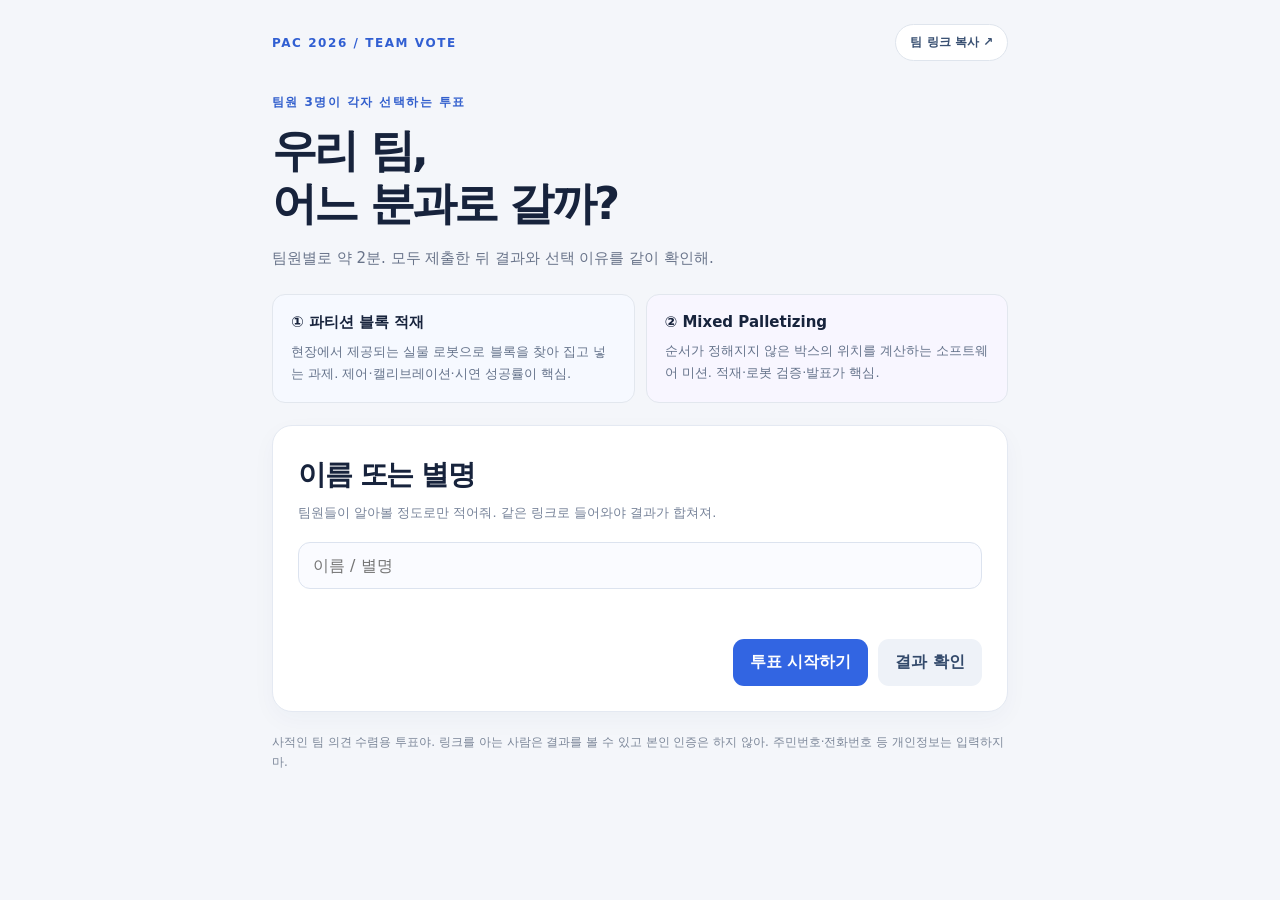
<file: pac-vote/index.html>
<!doctype html>
<html lang="ko">
<head>
<meta charset="utf-8"><meta name="viewport" content="width=device-width, initial-scale=1, viewport-fit=cover">
<meta name="theme-color" content="#f4f6fa"><meta name="description" content="PAC 2026 팀원 3명 분과 선택 투표">
<title>PAC 2026 · 팀 분과 투표</title>
<style>
:root{font-family:system-ui,-apple-system,"Noto Sans KR",sans-serif;color:#17233c;background:#f4f6fa}*{box-sizing:border-box}body{margin:0}button,input,textarea{font:inherit}button{cursor:pointer}button:disabled{opacity:.45;cursor:not-allowed}
main{max-width:770px;margin:auto;padding:24px 17px 80px}.bar{display:flex;justify-content:space-between;gap:10px;align-items:center;margin:0 0 33px}.brand{font-size:12px;font-weight:900;letter-spacing:.13em;color:#315fd2}.share{background:#fff;border:1px solid #dfe5ed;border-radius:999px;padding:9px 14px;color:#395072;font-size:12px;font-weight:700}
.eyebrow{font-size:12px;letter-spacing:.12em;font-weight:900;color:#325fcd}.hero{font-size:clamp(29px,6vw,45px);letter-spacing:-.06em;line-height:1.18;margin:13px 0;font-weight:850}.sub{line-height:1.8;font-size:15px;color:#69748a}.panel{background:white;border:1px solid #e4e9f2;border-radius:20px;padding:25px;box-shadow:0 8px 24px rgba(40,65,100,.035)}h2{font-size:clamp(21px,4.4vw,28px);letter-spacing:-.05em;margin:4px 0 8px;line-height:1.4}.help{font-size:13px;line-height:1.65;color:#778399;margin:6px 0 18px}.twocol{display:grid;grid-template-columns:1fr 1fr;gap:11px;margin:22px 0}.info{padding:18px;border-radius:13px;border:1px solid #e2e7ee;background:#f6f9ff}.info.other{background:#f8f6ff}.info strong{display:block;font-size:15px;margin-bottom:9px}.info p{font-size:13px;color:#65738b;line-height:1.65;margin:0}
.input{width:100%;background:#fafbff;color:#16243f;border:1.5px solid #dce3ef;border-radius:12px;padding:13px 14px;outline:none}.input:focus{border-color:#3867d6}textarea{min-height:100px;resize:vertical}.choices{display:grid;gap:9px;margin:20px 0}.choice{width:100%;display:flex;align-items:center;gap:12px;text-align:left;padding:15px 13px;border-radius:12px;border:1.5px solid #e0e6ef;background:#fbfcff;color:#263954;line-height:1.55}.choice[aria-pressed="true"]{border-color:#3467e8;background:#eff4ff;color:#164bbd;font-weight:700}.dot{width:23px;height:23px;flex:none;border:1px solid #d4dbe6;background:#fff;border-radius:50%;display:grid;place-items:center;font-size:12px;color:transparent}.choice[aria-pressed="true"] .dot{background:#3265e2;border-color:#3265e2;color:white}
.nav{display:flex;gap:10px;flex-wrap:wrap;align-items:center;margin-top:22px}.btn{border:0;border-radius:11px;background:#3265e2;color:#fff;font-weight:800;padding:13px 17px}.btn.ghost{background:#eef2f8;color:#334a6b}.btn.primary{margin-left:auto}.btn:focus-visible,.choice:focus-visible,.share:focus-visible{outline:3px solid #b3c7fb;outline-offset:2px}
.progress{height:5px;border-radius:99px;background:#e7edf7;margin:15px 0 25px;overflow:hidden}.progress span{height:100%;display:block;background:#3265e2;transition:width .2s}.step{font-size:13px;color:#748095;text-align:right}.error{color:#a72338;font-size:13px;line-height:1.6;min-height:15px}.stats{display:grid;grid-template-columns:repeat(3,1fr);gap:9px;margin:20px 0}.stats div{background:#f2f5fc;border-radius:12px;padding:17px 7px;text-align:center}.stats strong{font-size:28px;color:#2f60d9;display:block}.stats small{font-size:11px;color:#64748e;line-height:1.5}.person{padding:17px 0;border-bottom:1px solid #e7ecf4}.person:last-of-type{border:0}.person h3{font-size:16px;margin:0 0 6px}.person p{font-size:13px;color:#4e5c75;line-height:1.7;overflow-wrap:anywhere}.tag{display:inline-block;background:#eef3ff;border-radius:20px;font-size:11px;color:#2e5bc7;padding:4px 8px}.fine{font-size:12px;color:#7c8799;line-height:1.7;margin-top:20px}
@media(max-width:520px){main{padding:20px 14px 60px}.bar{margin-bottom:26px}.panel{padding:19px 16px}.twocol{grid-template-columns:1fr}.hero{font-size:34px}.share{max-width:145px}}
</style>
</head><body><main><header class="bar"><span class="brand">PAC 2026 / TEAM VOTE</span><button type="button" id="share" class="share">팀 링크 복사 ↗</button></header><div id="app" aria-live="polite"></div></main>
<script>
"use strict";
const API_URL="https://eicwcohfrvhwimwevzkd.supabase.co/rest/v1/rpc/pac_2026_vote",API_KEY="sb_publishable_-9Cf0yVjLWf88pcvAqQ-EQ_YN9v3Obz";
const questions=[
{title:"이번 대회에서 가장 하고 싶은 경험은?",options:["실물 로봇을 직접 연결하고 제어하기","알고리즘·시뮬레이션·웹 개발하기","둘 다 비슷하게 관심 있음"]},
{title:"대회 후 어떤 결과물을 남기고 싶어?",options:["실제 로봇 미션 성공 경험과 영상","계속 개발할 수 있는 소프트웨어","둘 다 상관없음"]},
{title:"어떤 어려움이 더 감당할 만해?",options:["현장에서 처음 받은 로봇을 연결·보정하기","사전에 소프트웨어를 개발하고 발표로 입증하기","둘 다 괜찮음"]},
{title:"어느 쪽 준비에 시간을 더 쓸 수 있어?",options:["분과① 로봇 제어 준비 + 현장 실물 작업","분과② 알고리즘·시뮬레이션 + 발표","두 과제 모두 비슷함","어느 쪽이든 시간이 부족할 것 같음"]},
{title:"내가 맡고 싶은 역할은?",multi:true,options:["로봇 제어·카메라·좌표 보정","적재 알고리즘·최적화","물리 시뮬레이션·3D 개발","웹사이트·UI 개발","실험·테스트·오류 분석","자료조사·발표·PPT","팀 상황에 맞춰 조정 가능"]},
{title:"가장 걱정되는 부분은?",multi:true,max:2,options:["분과① 현장 로봇 연결·동작 실패","분과② 개발·시뮬레이션 미완성","준비시간 부족","역할 분담·협업","발표·질의응답","선발·입상 불확실성","특별히 걱정되는 부분 없음"]},
{title:"현재 원하는 분과는?",options:["분과① · 파티션 블록 적재","분과② · Mixed Palletizing","아직 결정하지 못함"]},
{title:"그렇게 고른 이유는?",kind:"text",help:"한두 문장이면 충분해. 3명이 모두 제출하면 공개돼."},
{title:"다른 분과로 정해져도 참여할 수 있어?",options:["참여 가능","조건에 따라 가능","참여 어려움"],extra:true,help:"참여 조건이나 이유가 있다면 아래에 적어줘."}
];
const app=document.getElementById("app"),alphabet="ABCDEFGHJKLMNPQRSTUVWXYZ23456789",qs=new URLSearchParams(location.search);
function newRoom(){const b=new Uint8Array(10);crypto.getRandomValues(b);return [...b].map(x=>alphabet[x%alphabet.length]).join("")}
let room=qs.get("room");
if(!room||!/^[A-Z2-9]{10}$/.test(room)){room=newRoom();history.replaceState(null,"",location.pathname+"?room="+room)}
let storage={};try{storage=JSON.parse(localStorage.getItem("pacvote:"+room)||"{}")}catch(_){}
let voter=storage.voter||crypto.randomUUID(),name=storage.name||"",answers=Array.isArray(storage.answers)&&storage.answers.length===9?storage.answers:Array(9).fill(null),extra=storage.extra||"",submitted=!!storage.submitted,step=-1,busy=false;
function save(){try{localStorage.setItem("pacvote:"+room,JSON.stringify({voter:voter,name:name,answers:answers,extra:extra,submitted:submitted}))}catch(_){}}
function esc(v){return String(v??"").replace(/[&<>"']/g,c=>({"&":"&amp;","<":"&lt;",">":"&gt;",'"':"&quot;","'":"&#39;"}[c]))}
function btn(label,action,cls){const b=document.createElement("button");b.type="button";b.className="btn "+(cls||"");b.textContent=label;b.addEventListener("click",action);return b}
function put(html){app.innerHTML=html}
function buttons(items){const row=document.getElementById("nav");items.forEach(i=>row.append(btn(i[0],i[1],i[2])))}
function landing(){step=-1;put('<p class="eyebrow">팀원 3명이 각자 선택하는 투표</p><h1 class="hero">우리 팀,<br>어느 분과로 갈까?</h1><p class="sub">팀원별로 약 2분. 모두 제출한 뒤 결과와 선택 이유를 같이 확인해.</p><div class="twocol"><div class="info"><strong>① 파티션 블록 적재</strong><p>현장에서 제공되는 실물 로봇으로 블록을 찾아 집고 넣는 과제. 제어·캘리브레이션·시연 성공률이 핵심.</p></div><div class="info other"><strong>② Mixed Palletizing</strong><p>순서가 정해지지 않은 박스의 위치를 계산하는 소프트웨어 미션. 적재·로봇 검증·발표가 핵심.</p></div></div><section class="panel"><h2>이름 또는 별명</h2><p class="help">팀원들이 알아볼 정도로만 적어줘. 같은 링크로 들어와야 결과가 합쳐져.</p><input id="nickname" class="input" maxlength="20" placeholder="이름 / 별명" autocomplete="nickname" value="'+esc(name)+'"><p id="err" class="error"></p><div id="nav" class="nav"></div></section><p class="fine">사적인 팀 의견 수렴용 투표야. 링크를 아는 사람은 결과를 볼 수 있고 본인 인증은 하지 않아. 주민번호·전화번호 등 개인정보는 입력하지 마.</p>');buttons([[submitted?"내 투표 결과 보기":"투표 시작하기",()=>{const n=document.getElementById("nickname").value.trim();if(!n){document.getElementById("err").textContent="별명을 입력해 줘.";return}name=n;save();if(submitted)status();else{step=0;question()}}, "primary"],["결과 확인",status,"ghost"]])}
function valid(){const q=questions[step],a=answers[step];if(q.kind==="text")return typeof a==="string"&&a.trim().length>0;if(q.multi)return Array.isArray(a)&&a.length>0&&(!q.max||a.length<=q.max);return Number.isInteger(a)&&a>=0&&a<q.options.length}
function question(){const q=questions[step];if(!q){landing();return}let out='<p class="step">'+(step+1)+' / 9</p><div class="progress"><span style="width:'+Math.round((step+1)/9*100)+'%"></span></div><section class="panel"><h2>'+esc(q.title)+'</h2><p class="help">'+esc(q.help||(q.multi?(q.max?"최대 "+q.max+"개까지 골라줘.":"여러 개 골라도 돼."):"가장 가까운 항목 하나를 골라줘."))+'</p>';if(q.kind==="text"){out+='<textarea id="free" class="input" maxlength="500" placeholder="내 생각을 적어줘">'+esc(answers[step]||"")+'</textarea>'}else{out+='<div class="choices">'+q.options.map((o,i)=>{const on=q.multi?Array.isArray(answers[step])&&answers[step].includes(i):answers[step]===i;return '<button type="button" class="choice" data-choice="'+i+'" aria-pressed="'+on+'"><span class="dot">✓</span><span>'+esc(o)+'</span></button>'}).join("")+'</div>'}if(q.extra)out+='<textarea id="extra" class="input" maxlength="500" placeholder="참여 조건·이유 (선택)">'+esc(extra)+'</textarea>';out+='<p id="err" class="error"></p><div id="nav" class="nav"></div></section>';put(out);if(q.kind==="text")document.getElementById("free").addEventListener("input",e=>{answers[step]=e.target.value;save()});else app.querySelectorAll("[data-choice]").forEach(b=>b.addEventListener("click",()=>{const i=Number(b.dataset.choice);if(q.multi){let a=Array.isArray(answers[step])?[...answers[step]]:[];if(a.includes(i))a=a.filter(x=>x!==i);else if(q.max&&a.length>=q.max){document.getElementById("err").textContent="최대 "+q.max+"개까지 선택할 수 있어.";return}else a.push(i);answers[step]=a}else answers[step]=i;save();question()}));if(q.extra)document.getElementById("extra").addEventListener("input",e=>{extra=e.target.value;save()});buttons([["이전",()=>{step--;step<0?landing():question()},"ghost"],[step===8?"투표 제출":"다음",()=>{if(!valid()){document.getElementById("err").textContent="이 질문에 답해줘.";return}step===8?submit(): (step++,question())},"primary"]])}
async function api(data){const res=await fetch(API_URL,{method:"POST",headers:{"Content-Type":"application/json","apikey":API_KEY},body:JSON.stringify(data),cache:"no-store"});let payload;try{payload=await res.json()}catch(_){throw Error("응답을 읽을 수 없어. 잠시 뒤 다시 시도해 줘.")}if(!res.ok){const code=payload.message||"";if(code==="room_full")throw Error("이미 3명이 투표한 방이야. 팀장에게 링크를 확인해 줘.");if(code==="duplicate_name_or_vote")throw Error("같은 이름의 투표가 있어. 다른 별명으로 제출해 줘.");throw Error("투표 서버 연결 오류: "+code)}return payload}
async function submit(){if(busy)return;busy=true;put('<section class="panel"><h2>제출 중…</h2><p class="sub">투표를 저장하고 있어.</p></section>');try{const result=await api({p_room:room,p_voter:voter,p_name:name,p_answers:answers,p_extra:extra});submitted=true;save();busy=false;showState(result)}catch(e){busy=false;put('<section class="panel"><h2>제출하지 못했어</h2><p class="error">'+esc(e.message)+'</p><div id="nav" class="nav"></div></section>');buttons([["다시 제출",submit,"primary"],["이전 질문",question,"ghost"]])}}
async function status(){put('<section class="panel"><h2>결과 확인 중…</h2></section>');try{showState(await api({p_room:room}))}catch(e){put('<section class="panel"><h2>결과를 확인하지 못했어</h2><p class="error">'+esc(e.message)+'</p><div id="nav" class="nav"></div></section>');buttons([["다시 확인",status,"primary"],["처음으로",landing,"ghost"]])}}
function showState(data){if(!data.complete){put('<p class="eyebrow">현재 제출 인원</p><h1 class="hero">'+Number(data.count)+'/3명</h1><p class="sub">3명이 모두 제출하면 각자의 선택과 이유가 공개돼.</p><section class="panel"><h2>다른 팀원 응답 기다리는 중</h2><p class="help">팀 링크를 단톡방에 공유해 줘.</p><div id="nav" class="nav"></div></section>');buttons([["팀 링크 복사",share,"primary"],["새로고침",status,"ghost"]]);return}results(data.ballots||[])}
function results(ballots){const names=["① 파티션 블록 적재","② Mixed Palletizing","미정"],counts=[0,0,0];ballots.forEach(b=>{let n=b.answers&&b.answers[6];if(Number.isInteger(n)&&n>=0&&n<=2)counts[n]++});let out='<p class="eyebrow">3명 모두 제출 완료</p><h1 class="hero">우리 팀 투표 결과</h1><p class="sub">표 수와 각자의 이유를 함께 보고 결정하자.</p><section class="panel"><div class="stats">'+counts.map((n,i)=>'<div><strong>'+n+'</strong><small>'+names[i]+'</small></div>').join("")+'</div><h2>팀원별 응답</h2>';ballots.forEach(b=>{const a=b.answers||[];out+='<article class="person"><h3>'+esc(b.name)+' <span class="tag">'+esc(names[a[6]]||"미정")+'</span></h3><p><b>선택 이유</b><br>'+esc(a[7]||"")+'</p><p><b>맡고 싶은 역할</b><br>'+esc((a[4]||[]).map(i=>questions[4].options[i]).filter(Boolean).join(" · "))+'</p><p><b>걱정되는 점</b><br>'+esc((a[5]||[]).map(i=>questions[5].options[i]).filter(Boolean).join(" · "))+'</p><p><b>다른 분과 참여</b> · '+esc(questions[8].options[a[8]]||"")+ (b.extra?" — "+esc(b.extra):"")+'</p></article>'});out+='<div id="nav" class="nav"></div></section><p class="fine">선호를 확인하는 팀 내 의견 수렴 도구야. 결과를 점수나 자동 결정으로 취급하지 않아.</p>';put(out);buttons([["결과 복사",()=>{const txt=ballots.map(b=>[b.name,names[b.answers[6]],"이유: "+b.answers[7],"역할: "+(b.answers[4]||[]).map(i=>questions[4].options[i]).join(", "),"다른 분과: "+questions[8].options[b.answers[8]]].join("\n")).join("\n\n");navigator.clipboard.writeText(txt).then(()=>alert("결과 복사 완료")).catch(()=>prompt("이 내용을 복사해 줘",txt))},"primary"],["새로고침",status,"ghost"]])}
function share(){const url=location.origin+location.pathname+"?room="+room;if(navigator.clipboard&&navigator.clipboard.writeText){navigator.clipboard.writeText(url).then(()=>{document.getElementById("share").textContent="복사 완료 ✓";setTimeout(()=>document.getElementById("share").textContent="팀 링크 복사 ↗",1900)}).catch(()=>prompt("팀 링크를 복사해 줘",url))}else prompt("팀 링크를 복사해 줘",url)}
document.getElementById("share").addEventListener("click",share);if(submitted)status();else landing();
</script>
</body></html>
</file>
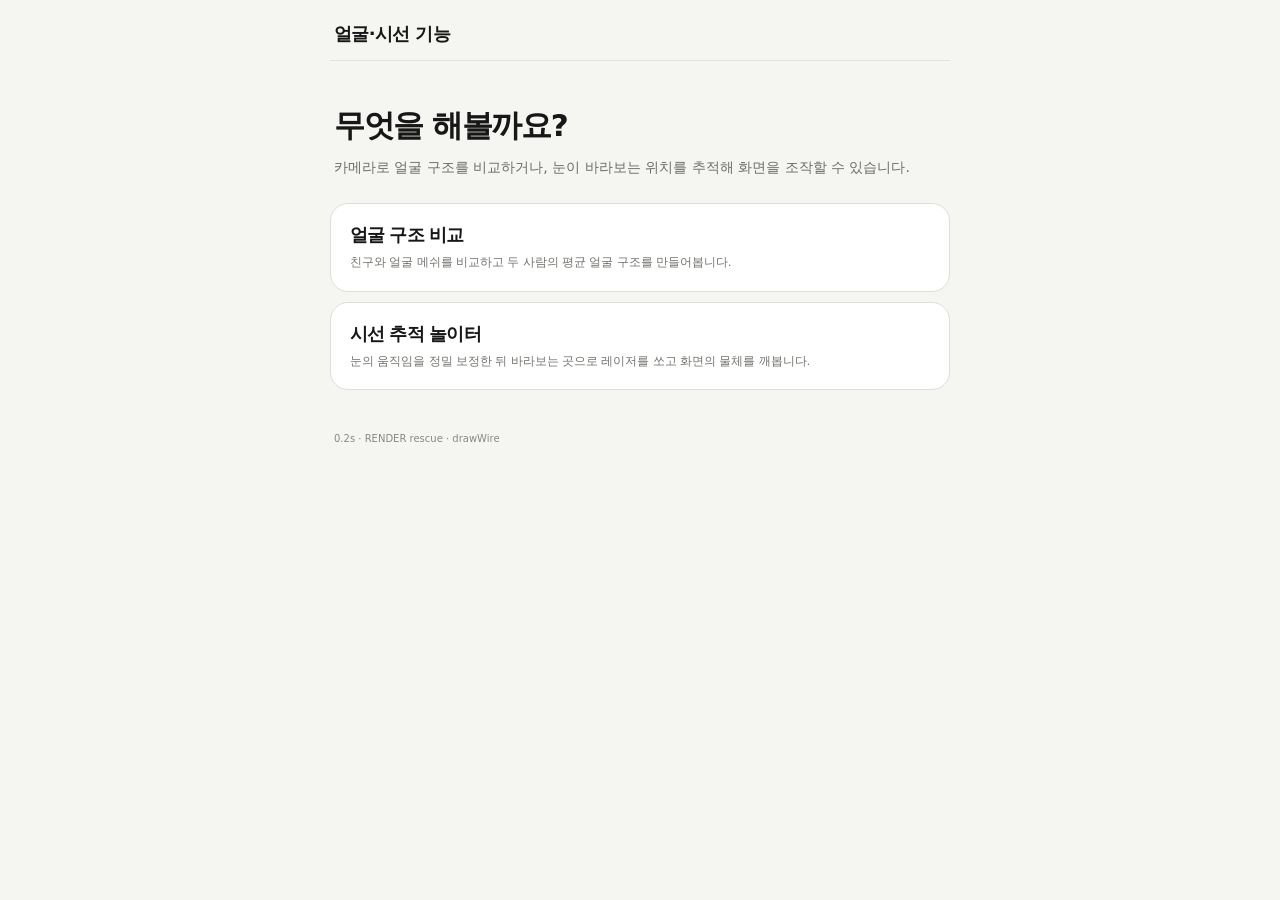
<file: faceduo.html>
<!doctype html><html lang="ko"><head><meta charset="utf-8"><meta name="viewport" content="width=device-width,initial-scale=1,viewport-fit=cover,user-scalable=no"><meta name="theme-color" content="#f5f5f2"><meta name="color-scheme" content="only light"><meta name="referrer" content="no-referrer"><meta http-equiv="cache-control" content="no-cache, no-store, must-revalidate"><title>얼굴·시선 기능</title><link rel="stylesheet" href="./faceduo4/style.css?v=4.3"><link rel="stylesheet" href="./faceduo4/gaze.css?v=1"></head><body><div class="app"><header class="top"><div class="brand">얼굴·시선 기능</div></header>
<section id="launcher" class="screen on"><div class="launcherIntro"><h1>무엇을 해볼까요?</h1><p>카메라로 얼굴 구조를 비교하거나, 눈이 바라보는 위치를 추적해 화면을 조작할 수 있습니다.</p></div><div class="modeList"><button id="modeFace" class="modeCard"><b>얼굴 구조 비교</b><span>친구와 얼굴 메쉬를 비교하고 두 사람의 평균 얼굴 구조를 만들어봅니다.</span></button><button id="modeGaze" class="modeCard"><b>시선 추적 놀이터</b><span>눈의 움직임을 정밀 보정한 뒤 바라보는 곳으로 레이저를 쏘고 화면의 물체를 깨봅니다.</span></button></div><p id="cameraEnvNote" class="cameraEnvNote"></p></section>
<section id="home" class="screen"><button id="faceBack" class="sectionBack">← 기능 선택</button><div class="homeIntro"><h1>친구와 얼굴 구조를<br>비교해 보세요</h1><p>두 사람의 얼굴 메쉬를 비교해 닮은 정도를 계산하고, 평균 메쉬로 새로운 얼굴을 만들어 보여줍니다.</p></div><div id="invite" class="invite homeInvite"><b>친구가 비교를 기다리고 있어요</b><p>얼굴 스캔을 완료하면 바로 비교됩니다.</p></div><button id="start" class="btn primary">얼굴 스캔 시작</button><p class="homeNote">카메라 영상은 얼굴의 위치와 구조를 읽는 데만 사용하며, 실제 얼굴 사진은 서버에 저장하지 않습니다.</p></section>
<section id="gazeIntro" class="screen"><button id="gazeBack" class="sectionBack">← 기능 선택</button><div class="gazeIntro"><h1>시선 추적</h1><p>양쪽 눈을 따로 분석해 20개 지점에서 정밀 보정하고, 9개 지점으로 모델별 정확도와 화면 구역 오차를 다시 확인합니다.</p><ul class="gazeSteps"><li><i>1</i><span>휴대폰을 가능한 한 같은 위치에 두고 고개를 고정합니다.</span></li><li><i>2</i><span>화면에 나타나는 점을 눈으로만 따라봅니다.</span></li><li><i>3</i><span>왼눈·오른눈·양눈·근처 보정점 모델을 검증 결과에 따라 자동으로 합칩니다.</span></li></ul></div><button id="gazeStart" class="btn primary">시선 보정 시작</button><p id="gazeStatus" class="homeNote">어둡거나 얼굴이 너무 멀거나 눈이 잘 보이지 않으면 측정을 멈추고 바로 안내합니다.</p></section>
<section id="gazeCal" class="screen"><div class="gazeStage"><video id="gazeVideo" autoplay muted playsinline></video><canvas id="gazeCanvas"></canvas><div class="calShade"></div><div class="gazeTop"><button id="gazeCalBack" class="gameMiniBtn">취소</button><strong>시선 보정</strong><span id="calProgress">정밀 보정 1 / 20</span></div><div id="calDot" class="calDot"></div><div class="calGuide"><b>점만 눈으로 따라보세요</b><p id="calStatus">고개와 휴대폰은 최대한 움직이지 않는 게 정확합니다.</p></div></div></section>
<section id="gazeGame" class="screen"><div class="gameStage"><div class="gameHud"><div class="gameScore">점수 <b id="gazeScore">0</b></div><div class="gameBtns"><button id="recalibrate" class="gameMiniBtn">다시 보정</button><button id="gazeGameBack" class="gameMiniBtn">나가기</button></div></div><div class="gameHint">물체를 잠시 바라보면 레이저로 깨집니다</div></div></section>
<section id="camera" class="screen"><div class="cam"><video id="video" autoplay muted playsinline></video><canvas id="overlay"></canvas><div class="shade"></div><div class="oval"></div><div class="copy"><strong id="capTitle">정면을 바라봐 주세요</strong><span id="hint">정면 보정 후 고개를 천천히 원을 그리듯 움직이세요</span></div><div class="orbit"><svg viewBox="0 0 100 140" preserveAspectRatio="none"><g id="segments"></g></svg></div><div class="pct"><b id="percent">0%</b><small id="phase">정면 보정</small></div><div id="chips" class="chips"></div></div><div class="status"><span id="modelState">카메라 준비 중…</span><span id="perf"></span></div><button id="cancel" class="btn">취소</button></section>
<section id="me" class="screen"><div class="card"><canvas id="myMesh" class="doneMesh"></canvas><h3>내 얼굴 메쉬 준비 완료</h3><p id="captureInfo" class="muted" style="font-size:12px"></p><div id="actions" class="actions"></div></div></section>
<section id="wait" class="screen"><div class="card"><h2 style="margin-top:0">친구 메쉬를 기다리는 중</h2><p class="muted">초대 링크를 보내세요. 친구가 스캔을 끝내면 자동 비교됩니다.</p><div class="linkRow"><input id="inviteLink" readonly><button id="copy" class="btn">복사</button></div><button id="shareInvite" class="btn primary" style="margin-top:9px">친구에게 공유</button></div></section>
<section id="result" class="screen"><div class="card score"><div id="score" class="scoreNum">--</div><div id="scoreLabel" class="scoreLabel">분석 중</div><div id="bars" class="bars"></div></div><div class="card"><h2 style="margin-top:0">A + B = 평균 메쉬</h2><div class="meshGrid"><div class="meshBox"><canvas id="meshA"></canvas><b>A</b></div><div class="meshBox"><canvas id="meshM"></canvas><b>평균</b></div><div class="meshBox"><canvas id="meshB"></canvas><b>B</b></div></div><div class="mix"><span id="mixA">A 50%</span><input id="mix" type="range" min="20" max="80" value="50"><span id="mixB">B 50%</span></div></div><div class="card"><h2 style="margin-top:0">평균 메쉬가 사람이 된다면</h2><canvas id="synthetic" class="synthetic" width="600" height="720"></canvas><p class="muted" style="font-size:11px;line-height:1.55">A/B 실제 사진을 섞은 이미지가 아닙니다. 평균 메쉬의 얼굴형·눈·코·입 위치와 깊이값으로 그린 가상 얼굴입니다.</p></div><button id="again" class="btn">새 비교</button></section>
<div id="diag" class="diag"></div><canvas id="infer" hidden></canvas><canvas id="gazeInfer" hidden></canvas></div>
<script src="./faceduo4/core.js?v=5"></script><script src="./faceduo4/scan43.js?v=4.31"></script><script src="./faceduo4/compat.js?v=1"></script><script src="./faceduo4/render.js?v=4.32"></script><script src="./faceduo4/render-rescue.js?v=1"></script><script src="./faceduo4/boot43.js?v=4.31"></script><script src="./faceduo4/gaze4.js?v=1"></script><script src="./faceduo4/launcher-guard.js?v=1"></script></body></html>
</file>
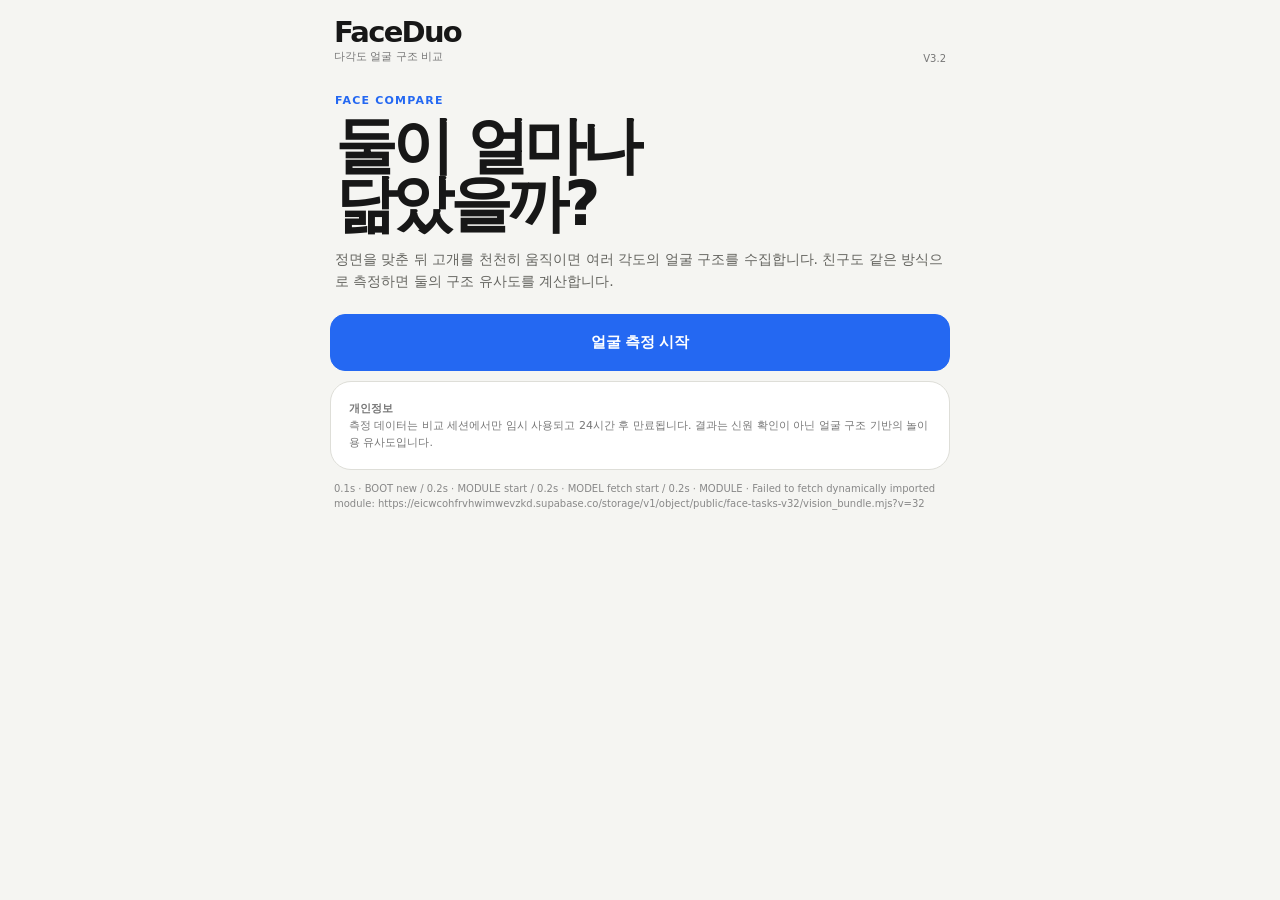
<file: faceduo32.html>
<!doctype html><html lang="ko"><head><meta charset="utf-8"><meta name="viewport" content="width=device-width,initial-scale=1,viewport-fit=cover,user-scalable=no"><meta name="theme-color" content="#f5f5f2"><meta name="color-scheme" content="only light"><meta name="referrer" content="no-referrer"><title>FaceDuo</title><style>*{box-sizing:border-box}html,body{margin:0;background:#f5f5f2;color:#171717;font-family:system-ui,-apple-system,"Noto Sans KR",sans-serif}body{padding:12px 10px 36px}.app{max-width:620px;margin:auto}.top{display:flex;align-items:end;justify-content:space-between;padding:3px 4px 12px}.brand{font-size:29px;font-weight:900;letter-spacing:-.06em}.sub,.ver,.muted{color:#777}.sub{font-size:11px}.ver{font-size:10px}.hero{padding:18px 5px 22px}.eyebrow{font-size:11px;font-weight:900;letter-spacing:.11em;color:#2468f2}.hero h1{font-size:clamp(42px,12vw,62px);line-height:.94;letter-spacing:-.075em;margin:10px 0 14px}.hero p{font-size:14px;line-height:1.6;color:#656560;margin:0}.card{background:#fff;border:1px solid #deded8;border-radius:21px;padding:18px;margin:10px 0}.btn{width:100%;height:57px;border:1px solid #d8d8d2;background:#fff;border-radius:15px;font-size:15px;font-weight:850;color:#171717}.btn.primary{background:#2468f2;border-color:#2468f2;color:#fff}.btn:disabled{opacity:.48}.privacy{font-size:11px;line-height:1.55;color:#777}.invite{display:none}.invite.on{display:block}.screen{display:none}.screen.on{display:block}.cam{position:relative;overflow:hidden;background:#08090b;border-radius:25px;aspect-ratio:4/5}.cam video,.cam canvas{position:absolute;inset:0;width:100%;height:100%}.cam video{object-fit:cover;transform:scaleX(-1)}.cam canvas{z-index:4;pointer-events:none}.shade{position:absolute;inset:0;z-index:1;background:linear-gradient(#0009,transparent 25%,transparent 72%,#0009)}.oval{position:absolute;z-index:2;left:50%;top:50.5%;width:69%;height:72%;transform:translate(-50%,-50%);border:1px solid #ffffff7d;border-radius:48% 48% 45% 45%/43% 43% 55% 55%;box-shadow:0 0 0 999px #00000015}.copy{position:absolute;z-index:6;left:17px;right:17px;top:22px;text-align:center;color:#fff;text-shadow:0 2px 14px #000c}.copy strong{display:block;font-size:27px;letter-spacing:-.05em}.copy span{display:block;margin-top:6px;font-size:13px;color:#ffffffd6}.orbit{position:absolute;z-index:5;left:50%;top:50.5%;width:79%;height:78%;transform:translate(-50%,-50%);pointer-events:none}.orbit svg{width:100%;height:100%;overflow:visible;filter:drop-shadow(0 2px 9px #000a)}.seg{stroke:#ffffff2d;stroke-width:3.6;stroke-linecap:round}.seg.done{stroke:#5de0a4;filter:drop-shadow(0 0 5px #42dc9d)}.pct{position:absolute;z-index:6;left:50%;top:50.5%;transform:translate(-50%,-50%);text-align:center;color:#fff;text-shadow:0 2px 13px #000c}.pct b{font-size:31px}.pct small{display:block;font-size:10px;font-weight:850;color:#ffffffc7}.chips{position:absolute;z-index:6;left:10px;right:10px;bottom:23px;display:flex;justify-content:center;gap:5px;flex-wrap:wrap}.chip{padding:6px 8px;border-radius:999px;border:1px solid #ffffff24;background:#08090baa;color:#ffffffae;font-size:10px;font-weight:850}.chip.done{background:#168960;border-color:#69e3b3;color:#fff}.status{display:flex;justify-content:space-between;gap:8px;margin:10px 3px;color:#777;font-size:11px}.thumbRow{display:grid;grid-template-columns:94px 1fr;gap:14px;align-items:center}.thumb{width:94px;aspect-ratio:4/5;object-fit:cover;border-radius:15px;background:#eee}.actions{display:grid;gap:8px;margin-top:13px}.linkRow{display:flex;gap:7px}.linkRow input{min-width:0;flex:1;border:1px solid #ddd;border-radius:12px;padding:0 11px;font-size:11px}.linkRow .btn{width:auto;height:49px;padding:0 15px}.score{text-align:center}.scoreNum{font-size:72px;font-weight:900;letter-spacing:-.08em}.scoreLabel{font-weight:850;color:#2468f2}.bars{display:grid;gap:12px;margin-top:20px}.barRow{display:grid;grid-template-columns:64px 1fr 38px;align-items:center;gap:8px;font-size:12px;font-weight:800}.bar{height:8px;background:#ecece7;border-radius:99px;overflow:hidden}.bar i{height:100%;display:block;background:#2468f2}.faces{display:grid;grid-template-columns:1fr 1fr;gap:8px;margin-top:8px}.faces img,.blend{width:100%;aspect-ratio:4/5;object-fit:cover;border-radius:16px;background:#ecece8}.blend{display:block;border-radius:20px}.diag{font-size:10px;color:#888;word-break:break-word;margin:11px 4px;line-height:1.5}.spin{width:14px;height:14px;border:2px solid #bbb;border-top-color:#2468f2;border-radius:50%;display:inline-block;vertical-align:-2px;margin-right:6px;animation:s .7s linear infinite}@keyframes s{to{transform:rotate(360deg)}}</style></head><body><div class="app"><header class="top"><div><div class="brand">FaceDuo</div><div class="sub">다각도 얼굴 구조 비교</div></div><div class="ver">V3.2</div></header><section id="home" class="screen on"><div class="hero"><div class="eyebrow">FACE COMPARE</div><h1>둘이 얼마나<br>닮았을까?</h1><p>정면을 맞춘 뒤 고개를 천천히 움직이면 여러 각도의 얼굴 구조를 수집합니다. 친구도 같은 방식으로 측정하면 둘의 구조 유사도를 계산합니다.</p></div><div id="invite" class="card invite"><b>친구가 비교를 기다리고 있어요</b><p class="muted" style="font-size:13px;margin-bottom:0">측정 완료 후 자동으로 비교 결과가 전송됩니다.</p></div><button id="start" class="btn primary">얼굴 측정 시작</button><div class="card privacy"><b>개인정보</b><br>측정 데이터는 비교 세션에서만 임시 사용되고 24시간 후 만료됩니다. 결과는 신원 확인이 아닌 얼굴 구조 기반의 놀이용 유사도입니다.</div></section><section id="camera" class="screen"><div id="cam" class="cam"><video id="video" autoplay muted playsinline></video><canvas id="overlay"></canvas><div class="shade"></div><div class="oval"></div><div class="copy"><strong id="capTitle">정면을 바라봐 주세요</strong><span id="hint">카메라는 먼저 켜지고 모델은 뒤에서 준비됩니다</span></div><div class="orbit"><svg viewBox="0 0 100 140" preserveAspectRatio="none"><g id="segments"></g></svg></div><div class="pct"><b id="percent">0%</b><small id="phase">정면 보정</small></div><div id="chips" class="chips"></div></div><div class="status"><span id="modelState">카메라 준비 중…</span><span id="perf"></span></div><button id="cancel" class="btn">취소</button></section><section id="me" class="screen"><div class="card"><div class="thumbRow"><img id="thumb" class="thumb"><div><h3 style="margin:0 0 6px">측정 완료</h3><p id="captureInfo" class="muted" style="font-size:12px"></p></div></div><div id="actions" class="actions"></div></div></section><section id="wait" class="screen"><div class="card"><h2 style="margin-top:0">친구 측정을 기다리는 중</h2><p id="waitText" class="muted">초대 링크를 보내세요.</p><div class="linkRow"><input id="inviteLink" readonly><button id="copy" class="btn">복사</button></div><button id="shareInvite" class="btn primary" style="margin-top:9px">친구에게 공유</button></div></section><section id="result" class="screen"><div class="card score"><div id="score" class="scoreNum">--</div><div id="scoreLabel" class="scoreLabel">분석 중</div><div id="bars" class="bars"></div></div><div class="card"><h2 style="margin-top:0">둘의 평균 얼굴</h2><canvas id="blend" class="blend" width="480" height="600"></canvas><div class="faces"><img id="faceA"><img id="faceB"></div></div><button id="again" class="btn">새 비교</button></section><div id="diag" class="diag"></div><canvas id="infer" hidden></canvas></div><script type="module">const $=id=>document.getElementById(id);const API='https://eicwcohfrvhwimwevzkd.supabase.co/functions/v1/face-duo';const ASSET='https://eicwcohfrvhwimwevzkd.supabase.co/storage/v1/object/public/face-tasks-v32';const MOD=ASSET+'/vision_bundle.mjs';const WASM=ASSET+'/wasm';const MODEL=ASSET+'/models/face_landmarker.task';const CANON='https://hoonex.github.io/myportfolio/faceduo.html';const N=24,REQ={center:5,right:3,left:3,up:3,down:3},KEYS=['center','right','left','up','down'],LABELS=['정면','오른쪽','왼쪽','위','아래'];let vision=null,task=null,taskPromise=null,stream=null,raf=0,busy=false,lastDetect=0,phaseName='idle',basePitch=null,hold=0,lastLoop=0,centerFrames=[],orbitFrames=[],bins=Array(N).fill(0),bestFront=null,captured=null,mode='new',sessionId=null,sessionToken=null,pollTimer=null,diagLines=[];const clamp=(v,a,b)=>Math.max(a,Math.min(b,v));const median=a=>{a=[...a].sort((x,y)=>x-y);return a.length?a[(a.length-1)>>1]:0};function log(s){const t=((performance.now()/1000).toFixed(1));diagLines.push(`${t}s · ${s}`);diagLines=diagLines.slice(-6);$('diag').textContent=diagLines.join(' / ')}function show(id){for(const k of ['home','camera','me','wait','result'])$(k).classList.toggle('on',k===id)}function fail(e){console.error(e);log('ERR '+(e?.message||e));alert(e?.message||String(e))}function parsePair(raw){if(!raw)return null;try{raw=decodeURIComponent(raw)}catch{}const i=raw.indexOf('.');return i>0?{id:raw.slice(0,i),token:raw.slice(i+1)}:null}function launchState(){const u=new URL(location.href),join=parsePair(u.searchParams.get('join'));if(join){sessionStorage.setItem('fd_guest_v32',JSON.stringify(join));history.replaceState(null,'',location.pathname+'#guest='+join.id);return{mode:'guest',...join}}const h=location.hash.slice(1);if(h.startsWith('guest=')){try{const x=JSON.parse(sessionStorage.getItem('fd_guest_v32')||'null');if(x?.id===h.slice(6))return{mode:'guest',...x}}catch{}}if(h.startsWith('owner=')){const id=h.slice(6),token=localStorage.getItem('fd_owner:'+id);if(token)return{mode:'owner',id,token}}return{mode:'new'}}async function api(body,timeout=18000){const ctl=new AbortController(),tm=setTimeout(()=>ctl.abort(),timeout);try{const r=await fetch(API+'?action='+encodeURIComponent(body.action),{method:'POST',headers:{'content-type':'application/json'},body:JSON.stringify(body),signal:ctl.signal});const j=await r.json().catch(()=>({}));if(!r.ok)throw Error(j.error||'HTTP '+r.status);return j}catch(e){if(e?.name==='AbortError')throw Error('서버 응답 시간이 초과됐습니다.');throw e}finally{clearTimeout(tm)}}async function loadTask(){if(task)return task;if(taskPromise)return taskPromise;taskPromise=(async()=>{const t=performance.now();$('modelState').innerHTML='<span class="spin"></span>MODULE 준비 중';log('MODULE start');const moduleP=import(MOD+'?v=32');log('MODEL fetch start');const modelP=fetch(MODEL,{cache:'force-cache'}).then(async r=>{if(!r.ok)throw Error('MODEL HTTP '+r.status);const b=await r.arrayBuffer();log('MODEL '+(b.byteLength/1048576).toFixed(1)+'MB');return new Uint8Array(b)});let z;try{z=await moduleP;log('MODULE ok')}catch(e){throw Error('MODULE · '+(e?.message||e))}let fs;try{$('modelState').innerHTML='<span class="spin"></span>WASM 준비 중';fs=await z.FilesetResolver.forVisionTasks(WASM);log('WASM ok')}catch(e){throw Error('WASM · '+(e?.message||e))}const bytes=await modelP;try{$('modelState').innerHTML='<span class="spin"></span>FaceLandmarker 생성 중';task=await z.FaceLandmarker.createFromOptions(fs,{baseOptions:{modelAssetBuffer:bytes.slice()},runningMode:'IMAGE',numFaces:1,minFaceDetectionConfidence:.50,minFacePresenceConfidence:.50,minTrackingConfidence:.50,outputFaceBlendshapes:false});vision=z;const ms=Math.round(performance.now()-t);$('modelState').textContent='FaceLandmarker 준비 완료 · '+ms+'ms';log('TASK ok '+ms+'ms');return task}catch(e){throw Error('TASK · '+(e?.message||e))}})().catch(e=>{$('modelState').textContent='모델 오류 · '+e.message;log(e.message);taskPromise=null;throw e});return taskPromise}async function openCamera(){const tries=[{video:{facingMode:{ideal:'user'},width:{ideal:1280},height:{ideal:720},frameRate:{ideal:30,max:30}},audio:false},{video:{facingMode:'user'},audio:false},{video:true,audio:false}];let last;for(const c of tries){try{const s=await navigator.mediaDevices.getUserMedia(c);log('CAMERA ok');return s}catch(e){last=e;log('CAMERA retry '+(e.name||''))}}throw last}function buildUI(){const g=$('segments');g.innerHTML='';for(let i=0;i<N;i++){const a=i/N*Math.PI*2,x1=50+44*Math.cos(a-.062),y1=70+63*Math.sin(a-.062),x2=50+44*Math.cos(a+.062),y2=70+63*Math.sin(a+.062),p=document.createElementNS('http://www.w3.org/2000/svg','path');p.setAttribute('d',`M${x1} ${y1} L${x2} ${y2}`);p.classList.add('seg');g.appendChild(p)}$('chips').innerHTML=LABELS.map(x=>`<span class="chip">${x}</span>`).join('')}function mapPoint(p,sw,sh,dw,dh){const s=Math.max(dw/sw,dh/sh),rw=sw*s,rh=sh*s,ox=(dw-rw)/2,oy=(dh-rh)/2;return{x:dw-(ox+p.x*sw*s),y:oy+p.y*sh*s}}const FALL=[[10,338,297,332,284,251,389,356,454,323,361,288,397,365,379,378,400,377,152,148,176,149,150,136,172,58,132,93,234,127,162,21,54,103,67,109,10],[33,7,163,144,145,153,154,155,133,173,157,158,159,160,161,246,33],[362,382,381,380,374,373,390,249,263,466,388,387,386,385,384,398,362],[61,146,91,181,84,17,314,405,321,375,291,308,324,318,402,317,14,87,178,88,95,61]];function drawMesh(lm,sw,sh){const c=$('overlay'),r=$('cam').getBoundingClientRect(),d=Math.min(2,devicePixelRatio||1);c.width=Math.round(r.width*d);c.height=Math.round(r.height*d);const q=c.getContext('2d');q.setTransform(d,0,0,d,0,0);q.clearRect(0,0,r.width,r.height);if(!lm)return;q.strokeStyle='rgba(132,205,255,.62)';q.lineWidth=.78;const tess=vision?.FaceLandmarker?.FACE_LANDMARKS_TESSELATION;if(tess?.length){q.beginPath();for(const e of tess){const a=lm[e.start],b=lm[e.end];if(!a||!b)continue;const A=mapPoint(a,sw,sh,r.width,r.height),B=mapPoint(b,sw,sh,r.width,r.height);q.moveTo(A.x,A.y);q.lineTo(B.x,B.y)}q.stroke()}else{q.strokeStyle='rgba(226,239,255,.75)';q.lineWidth=1.05;for(const path of FALL){q.beginPath();let first=true;for(const i of path){const p=lm[i];if(!p)continue;const P=mapPoint(p,sw,sh,r.width,r.height);first?(q.moveTo(P.x,P.y),first=false):q.lineTo(P.x,P.y)}q.stroke()}}}function quality(lm,sw,sh){if(!lm||lm.length<468)return null;const ar=sw/sh,Q=lm.map(p=>({x:p.x*ar,y:p.y,z:p.z||0})),L=Q[33],R=Q[263],n=Q[1],top=Q[10],chin=Q[152],left=Q[234],right=Q[454],ew=Math.hypot(R.x-L.x,R.y-L.y)||.1,cx=(L.x+R.x)/2,cy=(L.y+R.y)/2,fw=Math.hypot(right.x-left.x,right.y-left.y),fh=Math.hypot(chin.x-top.x,chin.y-top.y),roll=Math.atan2(R.y-L.y,R.x-L.x);return{yaw:(n.x-cx)/(fw||.1),pitch:(n.y-top.y)/((chin.y-top.y)||.1),roll,fw,fh}}function normalize(lm,sw,sh){const ar=sw/sh,Q=lm.map(p=>({x:p.x*ar,y:p.y,z:(p.z||0)*ar})),L=Q[33],R=Q[263],mx=(L.x+R.x)/2,my=(L.y+R.y)/2,d=Math.hypot(R.x-L.x,R.y-L.y)||1,a=Math.atan2(R.y-L.y,R.x-L.x),ca=Math.cos(-a),sa=Math.sin(-a);return Q.map(p=>{const x=p.x-mx,y=p.y-my;return[(x*ca-y*sa)/d,(x*sa+y*ca)/d,p.z/d]})}function features(lm,sw,sh){const ar=sw/sh,Q=lm.map(p=>({x:p.x*ar,y:p.y})),d=(a,b)=>Math.hypot(Q[a].x-Q[b].x,Q[a].y-Q[b].y),ew=d(33,263)||1;return[d(234,454)/ew,d(10,152)/ew,d(33,133)/ew,d(362,263)/ew,d(98,327)/ew,d(1,152)/ew,d(61,291)/ew,d(13,14)/ew,d(70,300)/ew,d(168,152)/ew]}function pose(q){const x=clamp(-q.yaw/.17,-1.4,1.4),y=basePitch==null?0:clamp((q.pitch-basePitch)/.095,-1.4,1.4);return{x,y,r:Math.hypot(x,y),a:Math.atan2(y,x)}}function buckets(){const b={center:[...centerFrames],right:[],left:[],up:[],down:[]};for(const f of orbitFrames){const{x,y}=f.pose;if(x>.60&&Math.abs(y)<.80)b.right.push(f);if(x<-.60&&Math.abs(y)<.80)b.left.push(f);if(y<-.55&&Math.abs(x)<.85)b.up.push(f);if(y>.55&&Math.abs(x)<.85)b.down.push(f)}return b}function ringCount(){return bins.filter(v=>v>=2).length}function scanReady(){const b=buckets();return ringCount()>=20&&KEYS.every(k=>b[k].length>=REQ[k])}function scanProgress(){if(scanReady())return 100;const b=buckets(),ring=Math.min(1,ringCount()/20),views=['right','left','up','down'].reduce((s,k)=>s+Math.min(1,b[k].length/REQ[k]),0)/4;return Math.min(99,Math.round((ring*.70+views*.30)*99))}function updateUI(){const b=buckets(),chips=[...document.querySelectorAll('.chip')];KEYS.forEach((k,i)=>chips[i].classList.toggle('done',b[k].length>=REQ[k]));[...document.querySelectorAll('.seg')].forEach((e,i)=>e.classList.toggle('done',bins[i]>=2));if(phaseName!=='scan')return;const p=scanProgress();$('percent').textContent=p+'%';$('phase').textContent='다각도 스캔';const m=['right','left','up','down'].find(k=>b[k].length<REQ[k]);if(p>80&&m)$('hint').textContent=m==='right'?'오른쪽으로 조금 더 돌려주세요':m==='left'?'왼쪽으로 조금 더 돌려주세요':m==='up'?'고개를 조금 더 위로 들어주세요':'고개를 조금 더 아래로 내려주세요';else $('hint').textContent='고개를 천천히 원을 그리듯 움직여 주세요'}function average(rows){if(!rows.length)return[];return rows[0].map((_,i)=>median(rows.map(r=>r[i])))}function medianShape(frames){if(!frames.length)return[];return frames[0].canonical.map((_,i)=>[median(frames.map(f=>f.canonical[i][0])),median(frames.map(f=>f.canonical[i][1])),median(frames.map(f=>f.canonical[i][2]))])}function captureFace(v,lm){const sw=v.videoWidth,sh=v.videoHeight,xs=lm.map(p=>p.x*sw),ys=lm.map(p=>p.y*sh),minX=Math.min(...xs),maxX=Math.max(...xs),minY=Math.min(...ys),maxY=Math.max(...ys),cx=(minX+maxX)/2,cy=(minY+maxY)/2;let tw=Math.max((maxX-minX)*1.48,(maxY-minY)*1.36*.8),th=tw*1.25,scale=Math.min(1,sw/tw,sh/th);tw*=scale;th*=scale;let sx=clamp(cx-tw/2,0,sw-tw),sy=clamp(cy-th*.48,0,sh-th);const c=document.createElement('canvas');c.width=480;c.height=600;c.getContext('2d').drawImage(v,sx,sy,tw,th,0,0,480,600);return{image:c.toDataURL('image/jpeg',.80),landmarks:lm.map(p=>[(p.x*sw-sx)/tw,(p.y*sh-sy)/th])}}async function detect(){const v=$('video'),sw=v.videoWidth,sh=v.videoHeight;if(!sw||!task)return null;const inf=$('infer'),scale=Math.min(1,720/Math.max(sw,sh));const w=Math.max(2,Math.round(sw*scale)),h=Math.max(2,Math.round(sh*scale));if(inf.width!==w||inf.height!==h){inf.width=w;inf.height=h}inf.getContext('2d').drawImage(v,0,0,w,h);const r=task.detect(inf),lm=r.faceLandmarks?.[0]||null;return lm?{lm,sw,sh}:null}async function loop(t){raf=requestAnimationFrame(loop);if(!task||busy||t-lastDetect<95)return;lastDetect=t;busy=true;const ts=performance.now();try{const z=await detect();if(!z){drawMesh(null,1,1);$('hint').textContent='얼굴을 화면 안에 맞춰주세요';return}const{lm,sw,sh}=z;drawMesh(lm,sw,sh);const q=quality(lm,sw,sh);if(!q)return;if(phaseName==='cal'){const frontal=Math.abs(q.yaw)<.055&&Math.abs(q.roll)<.13&&q.fw>.16&&q.fh>.20;const dt=lastLoop?Math.min(140,t-lastLoop):95;lastLoop=t;if(frontal){const f={lm:lm.map(p=>({...p})),canonical:normalize(lm,sw,sh),feature:features(lm,sw,sh),q};centerFrames.push(f);if(centerFrames.length>28)centerFrames.shift();basePitch=median(centerFrames.map(x=>x.q.pitch));hold+=dt;$('hint').textContent='좋아요 · 그대로';$('percent').textContent=Math.min(100,Math.round(hold/520*100))+'%';if(!bestFront&&centerFrames.length>=5)bestFront={frame:f,crop:captureFace($('video'),lm)};if(hold>=520&&centerFrames.length>=REQ.center){phaseName='scan';$('capTitle').textContent='얼굴을 천천히 움직이세요';$('phase').textContent='다각도 스캔';$('percent').textContent='0%';log('CAL ok')}}else{hold=Math.max(0,hold-dt*.55);$('hint').textContent='정면을 조금만 맞춰주세요'}}else if(phaseName==='scan'){const p=pose(q);if(p.r>.40&&p.r<1.35){const f={lm:lm.map(x=>({...x})),canonical:normalize(lm,sw,sh),feature:features(lm,sw,sh),q,pose:p};orbitFrames.push(f);if(orbitFrames.length>220)orbitFrames.shift();const i=Math.round(((p.a+Math.PI*2)%(Math.PI*2))/(Math.PI*2)*N)%N;bins[i]=Math.min(9,bins[i]+1)}updateUI();if(scanReady()){phaseName='done';$('percent').textContent='100%';log('SCAN complete');await finish()}}$('perf').textContent=Math.round(performance.now()-ts)+'ms'}catch(e){log('DETECT '+(e?.message||e));$('modelState').textContent='DETECT 오류'}finally{busy=false}}async function startCapture(){phaseName='cal';basePitch=null;hold=0;lastLoop=0;centerFrames=[];orbitFrames=[];bins.fill(0);bestFront=null;buildUI();show('camera');$('percent').textContent='0%';$('phase').textContent='정면 보정';$('capTitle').textContent='정면을 바라봐 주세요';$('hint').textContent='카메라를 여는 중…';if(stream)stopCamera();const warm=loadTask();stream=await openCamera();const v=$('video');v.srcObject=stream;await v.play();$('hint').textContent=task?'얼굴을 중앙에 두고 잠깐 유지하세요':'카메라 준비 완료 · 모델 로딩 중…';if(!task)$('modelState').innerHTML='<span class="spin"></span>카메라 준비 완료 · 모델 로딩 중';await warm;lastDetect=0;cancelAnimationFrame(raf);raf=requestAnimationFrame(loop)}function stopCamera(){cancelAnimationFrame(raf);stream?.getTracks().forEach(t=>t.stop());stream=null}async function finish(){const b=buckets(),front=bestFront?.frame||centerFrames.at(-1),crop=bestFront?.crop||captureFace($('video'),front.lm),views={};for(const k of KEYS)views[k]=average(b[k].slice(-14).map(x=>x.feature));captured={version:2,image:crop.image,landmarks:crop.landmarks,landmarks3:front.lm.map(p=>[p.x,p.y,p.z||0]),canonical:medianShape(centerFrames.slice(-18)),features:average(centerFrames.slice(-14).map(x=>x.feature)),views,shape:average(centerFrames.slice(-14).map(x=>x.feature)),coverage:ringCount(),capturedAt:new Date().toISOString()};stopCamera();$('thumb').src=captured.image;$('captureInfo').textContent=`${captured.coverage}/24 방향 · 정면/좌/우/위/아래 융합`;show('me');buildAfter();if(mode==='guest')queueMicrotask(()=>submitGuest(true))}function buildAfter(){const a=$('actions');a.innerHTML='';const p=document.createElement('button');p.className='btn primary';if(mode==='guest'){p.textContent='친구 얼굴 전송 중…';p.disabled=true;p.onclick=()=>submitGuest(false)}else{p.textContent='친구 초대 링크 만들기';p.onclick=createSession}a.appendChild(p);const r=document.createElement('button');r.className='btn';r.textContent='다시 측정';r.onclick=()=>startCapture().catch(fail);a.appendChild(r)}async function createSession(){const p=$('actions').querySelector('.primary');p.disabled=true;p.textContent='초대 링크 만드는 중…';try{const j=await api({action:'create',creator:captured},30000);sessionId=j.id;sessionToken=j.ownerToken;localStorage.setItem('fd_owner:'+j.id,j.ownerToken);$('inviteLink').value=CANON+'?join='+encodeURIComponent(j.id+'.'+j.inviteToken);history.replaceState(null,'',location.pathname+'#owner='+j.id);show('wait');log('CREATE ok');startPolling()}catch(e){p.disabled=false;p.textContent='친구 초대 링크 만들기';fail(e)}}async function submitGuest(auto){const p=$('actions').querySelector('.primary');try{log('JOIN sending');const j=await api({action:'join',id:sessionId,token:sessionToken,guest:captured},30000);sessionStorage.removeItem('fd_guest_v32');log('JOIN ok');await showResult(j)}catch(e){log('JOIN FAIL '+e.message);p.disabled=false;p.textContent='비교 다시 시도';p.onclick=()=>submitGuest(false);if(!auto)fail(e)}}function startPolling(){clearInterval(pollTimer);const tick=async()=>{try{const j=await api({action:'get',id:sessionId,token:sessionToken},14000);$('waitText').textContent=j.status==='waiting'?'친구의 측정을 기다리는 중…':'결과를 불러오는 중…';if(j.status==='complete'){clearInterval(pollTimer);await showResult(j)}}catch(e){$('waitText').textContent='연결 확인 중 · '+e.message}};tick();pollTimer=setInterval(tick,3000)}function renderBars(parts){const rows=[['outline','얼굴형'],['eyes','눈'],['nose','코'],['mouth','입'],['proportions','다각도']];$('bars').innerHTML=rows.map(([k,n])=>`<div class="barRow"><span>${n}</span><div class="bar"><i style="width:${clamp(parts[k]||0,0,100)}%"></i></div><b>${Math.round(parts[k]||0)}</b></div>`).join('')}async function blendFaces(a,b){const c=$('blend'),q=c.getContext('2d'),A=new Image(),B=new Image();await Promise.all([new Promise((r,j)=>{A.onload=r;A.onerror=j;A.src=a.image}),new Promise((r,j)=>{B.onload=r;B.onerror=j;B.src=b.image})]);q.clearRect(0,0,480,600);q.globalAlpha=.5;q.drawImage(A,0,0,480,600);q.drawImage(B,0,0,480,600);q.globalAlpha=1}async function showResult(j){show('result');$('score').textContent=Number(j.result.overall).toFixed(1)+'%';$('scoreLabel').textContent=j.result.label;renderBars(j.result.parts);$('faceA').src=j.creator.image;$('faceB').src=j.guest.image;await blendFaces(j.creator,j.guest);log('RESULT '+j.result.model)}$('start').onclick=()=>startCapture().catch(fail);$('cancel').onclick=()=>{stopCamera();show('home')};$('copy').onclick=async()=>{await navigator.clipboard.writeText($('inviteLink').value);$('copy').textContent='복사됨'};$('shareInvite').onclick=async()=>{const url=$('inviteLink').value;if(navigator.share)await navigator.share({title:'FaceDuo',text:'우리 얼굴 얼마나 닮았는지 비교해보자',url}).catch(()=>{});else await navigator.clipboard.writeText(url)};$('again').onclick=()=>{history.replaceState(null,'',location.pathname);location.reload()};async function boot(){buildUI();const st=launchState();mode=st.mode;sessionId=st.id||null;sessionToken=st.token||null;log('BOOT '+mode);if(mode==='owner'){show('wait');startPolling();return}if(mode==='guest'){$('invite').classList.add('on');$('start').disabled=true;$('start').textContent='초대 링크 확인 중…';try{const j=await api({action:'get',id:sessionId,token:sessionToken},14000);if(j.status==='complete')return showResult(j);$('start').disabled=false;$('start').textContent='내 얼굴 측정하고 비교하기';log('INVITE valid')}catch(e){sessionStorage.removeItem('fd_guest_v32');$('start').textContent='초대 링크 오류';log('INVITE FAIL '+e.message)}show('home')}else show('home');setTimeout(()=>loadTask().catch(()=>{}),120)}boot();</script></body></html>
</file>
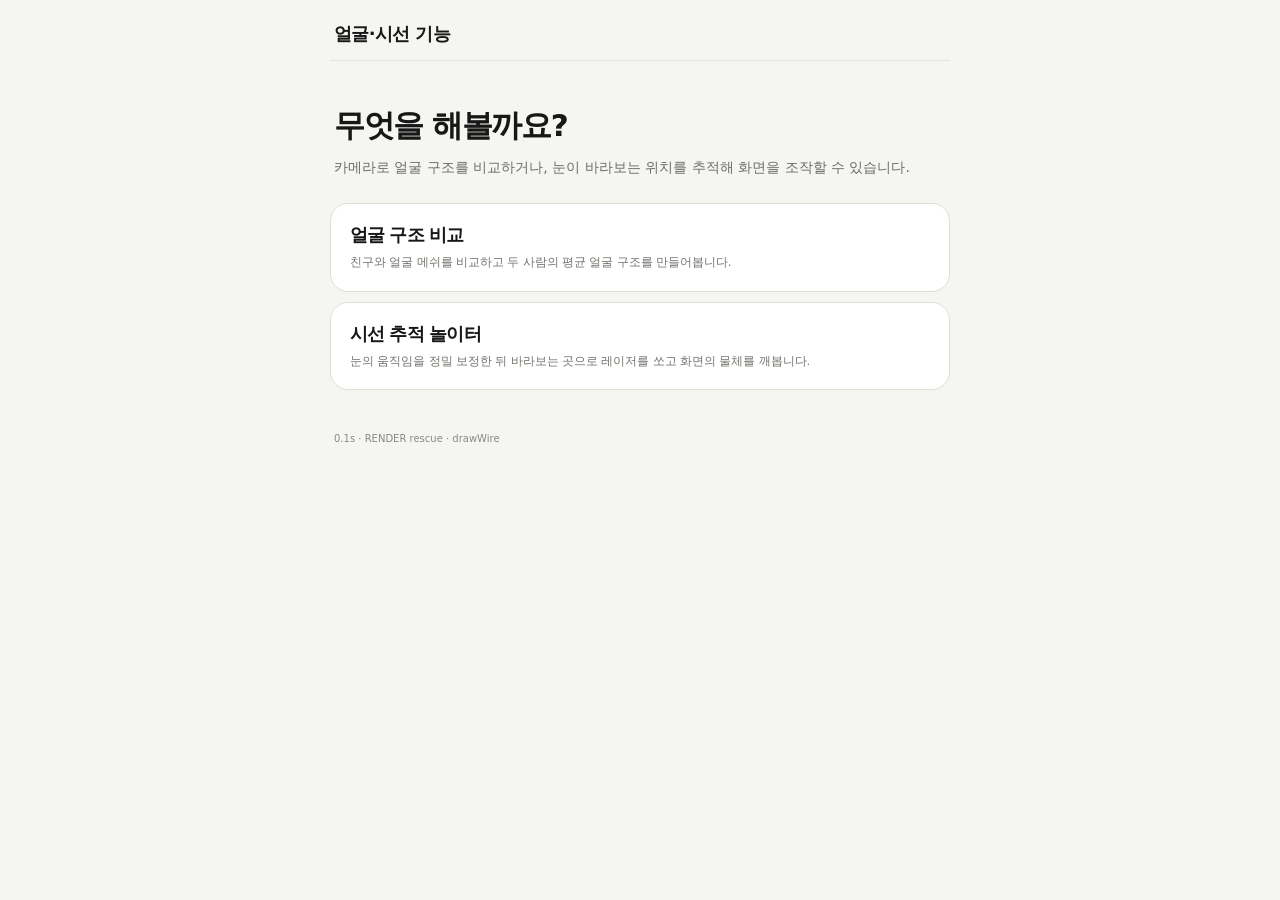
<file: faceduo4.html>
<!doctype html><html lang="ko"><head><meta charset="utf-8"><meta name="viewport" content="width=device-width,initial-scale=1"><meta name="referrer" content="no-referrer"><title>얼굴·시선 기능</title><script>const q=location.search||'',h=location.hash||'';location.replace('./faceduo.html'+q+h);</script></head><body></body></html>
</file>
<file: faceduo4/style.css>
*{box-sizing:border-box}html,body{margin:0;background:#f5f5f2;color:#171717;font-family:system-ui,-apple-system,"Noto Sans KR",sans-serif}body{padding:12px 10px 38px}.app{max-width:620px;margin:auto}.top{display:flex;align-items:center;justify-content:space-between;padding:10px 4px 14px;border-bottom:1px solid #e3e3dd}.brand{font-size:18px;font-weight:800;letter-spacing:-.035em}.sub,.muted,.ver{color:#777}.sub{font-size:11px}.ver{font-size:10px;font-weight:700}.screen{display:none}.screen.on{display:block}.homeIntro{padding:52px 4px 34px}.homeIntro h1{margin:0 0 16px;font-size:32px;line-height:1.2;letter-spacing:-.045em;font-weight:800}.homeIntro p{margin:0;max-width:500px;font-size:14px;line-height:1.7;color:#666}.homeInvite{margin:0 0 14px;padding:14px 15px;background:#fff;border:1px solid #deded8;border-radius:14px}.homeInvite p{margin:5px 0 0;color:#777;font-size:12px;line-height:1.5}.homeNote{margin:16px 5px 0;color:#898984;font-size:11px;line-height:1.6}.card{background:#fff;border:1px solid #deded8;border-radius:20px;padding:18px;margin:10px 0}.btn{width:100%;height:57px;border:1px solid #d7d7d1;background:#fff;border-radius:14px;font-size:15px;font-weight:800;color:#171717;transition:transform .14s ease,opacity .14s ease}.btn:active{transform:scale(.992)}.btn.primary{background:#2468f2;border-color:#2468f2;color:#fff}.btn:disabled{opacity:.46}.privacy{font-size:11px;line-height:1.58;color:#777}.invite{display:none}.invite.on{display:block}.cam{position:relative;overflow:hidden;background:#08090b;border-radius:24px;aspect-ratio:4/5;box-shadow:0 12px 34px rgba(0,0,0,.12)}.cam video,.cam canvas{position:absolute;inset:0;width:100%;height:100%}.cam video{object-fit:cover;transform:scaleX(-1)}.cam canvas{z-index:4;pointer-events:none}.shade{position:absolute;inset:0;z-index:1;background:linear-gradient(#000a,transparent 24%,transparent 71%,#000b)}.oval{position:absolute;z-index:2;left:50%;top:50.5%;width:69%;height:72%;transform:translate(-50%,-50%);border:1px solid #ffffff68;border-radius:48% 48% 45% 45%/43% 43% 55% 55%;box-shadow:0 0 0 999px #00000012,0 0 42px rgba(255,255,255,.025) inset}.copy{position:absolute;z-index:6;left:17px;right:17px;top:22px;text-align:center;color:#fff;text-shadow:0 2px 14px #000c}.copy strong{display:block;font-size:27px;letter-spacing:-.05em}.copy span{display:block;margin-top:6px;font-size:13px;color:#ffffffd5}.orbit{position:absolute;z-index:5;left:50%;top:50.5%;width:79%;height:78%;transform:translate(-50%,-50%);pointer-events:none}.orbit svg{width:100%;height:100%;overflow:visible;filter:drop-shadow(0 2px 9px #000a)}.seg{stroke:#ffffff28;stroke-width:3.6;stroke-linecap:round;transition:stroke .14s ease,stroke-width .14s ease,filter .14s ease}.seg.done{stroke:#59dca0;filter:drop-shadow(0 0 5px #42dc9d)}.seg.current{stroke:#fff;stroke-width:5.2;filter:drop-shadow(0 0 8px rgba(255,255,255,.72))}.seg.done.current{stroke:#a4f7d5}.pct{position:absolute;z-index:6;left:50%;top:50.5%;transform:translate(-50%,-50%);text-align:center;color:#fff;text-shadow:0 2px 13px #000c}.pct b{font-size:31px}.pct small{display:block;margin-top:2px;font-size:10px;font-weight:850;color:#ffffffc7}.chips{position:absolute;z-index:6;left:10px;right:10px;bottom:23px;display:flex;justify-content:center;gap:5px;flex-wrap:wrap}.chip{padding:6px 8px;border-radius:999px;border:1px solid #ffffff24;background:#08090baa;color:#ffffffae;font-size:10px;font-weight:850;backdrop-filter:blur(6px)}.chip.done{background:#168960;border-color:#69e3b3;color:#fff}.status{display:flex;justify-content:space-between;gap:8px;margin:10px 3px;color:#777;font-size:11px}.actions{display:grid;gap:8px;margin-top:13px}.linkRow{display:flex;gap:7px}.linkRow input{min-width:0;flex:1;border:1px solid #ddd;border-radius:12px;padding:0 11px;font-size:11px}.linkRow .btn{width:auto;height:49px;padding:0 15px}.doneMesh{height:210px;width:100%;display:block;background:#111;border-radius:17px;box-shadow:inset 0 0 0 1px rgba(255,255,255,.035),0 8px 22px rgba(0,0,0,.08)}.score{text-align:center;padding-top:22px}.scoreNum{font-size:74px;font-weight:900;letter-spacing:-.08em}.scoreLabel{font-weight:850;color:#2468f2}.qualityNote{margin-top:7px;color:#8a8a84;font-size:10px;font-weight:650}.bars{display:grid;gap:12px;margin-top:20px}.barRow{display:grid;grid-template-columns:64px 1fr 38px;align-items:center;gap:8px;font-size:12px;font-weight:800}.bar{height:8px;background:#ecece7;border-radius:99px;overflow:hidden}.bar i{height:100%;display:block;background:#2468f2;border-radius:inherit}.meshGrid{display:grid;grid-template-columns:repeat(3,1fr);gap:8px}.meshBox{min-width:0}.meshBox canvas{width:100%;aspect-ratio:4/5;background:#0b0c0e;border-radius:15px;display:block;box-shadow:inset 0 0 0 1px rgba(255,255,255,.04),0 7px 20px rgba(0,0,0,.08)}.meshBox b{display:block;font-size:11px;text-align:center;margin-top:7px}.synthetic{width:100%;aspect-ratio:5/6;display:block;background:#e9e4dc;border-radius:20px;box-shadow:inset 0 0 0 1px rgba(92,72,60,.08),0 12px 28px rgba(70,56,46,.10)}.mix{display:grid;grid-template-columns:58px 1fr 58px;gap:9px;align-items:center;margin-top:14px;font-size:11px;font-weight:850;color:#777}.mix input{width:100%;accent-color:#2468f2}.diag{font-size:10px;color:#888;word-break:break-word;margin:11px 4px;line-height:1.5}.spin{width:14px;height:14px;border:2px solid #bbb;border-top-color:#2468f2;border-radius:50%;display:inline-block;vertical-align:-2px;margin-right:6px;animation:s .7s linear infinite}@keyframes s{to{transform:rotate(360deg)}}
</file>
<file: faceduo4/gaze.css>
.launcherIntro{padding:46px 4px 24px}.launcherIntro h1{margin:0 0 12px;font-size:31px;line-height:1.2;letter-spacing:-.045em}.launcherIntro p{margin:0;color:#6d6d68;font-size:14px;line-height:1.65}.modeList{display:grid;gap:10px}.modeCard{appearance:none;width:100%;border:1px solid #deded8;background:#fff;border-radius:18px;padding:19px;text-align:left;color:#171717}.modeCard b{display:block;font-size:18px;letter-spacing:-.03em;margin-bottom:6px}.modeCard span{display:block;color:#73736e;font-size:12px;line-height:1.55}.modeCard:active{transform:scale(.992)}.sectionBack{appearance:none;border:0;background:transparent;color:#777;font-size:12px;font-weight:750;padding:6px 2px 2px}.gazeIntro{padding:44px 4px 28px}.gazeIntro h1{margin:0 0 12px;font-size:31px;letter-spacing:-.045em}.gazeIntro p{margin:0;color:#6d6d68;font-size:14px;line-height:1.65}.gazeSteps{margin:22px 0 18px;padding:0;list-style:none;display:grid;gap:9px}.gazeSteps li{display:flex;gap:10px;align-items:flex-start;font-size:12px;line-height:1.5;color:#555}.gazeSteps i{font-style:normal;width:22px;height:22px;border-radius:50%;display:grid;place-items:center;background:#ecece7;font-size:10px;font-weight:850;flex:none}.cameraEnvNote{min-height:18px;margin:12px 4px 0;color:#a44;font-size:11px;line-height:1.45}.gazeStage{position:fixed;inset:0;width:100%;min-height:100dvh;overflow:hidden;border-radius:0;background:#08090b;z-index:50}.gazeStage video{position:absolute;inset:0;width:100%;height:100%;object-fit:cover;transform:scaleX(-1)}.gazeStage canvas{position:absolute;inset:0;width:100%;height:100%;z-index:3}.gazeTop{position:absolute;z-index:6;left:14px;right:14px;top:15px;display:flex;justify-content:space-between;gap:12px;align-items:center;color:#fff;text-shadow:0 2px 12px #000}.gazeTop strong{font-size:13px}.gazeTop span{font-size:11px;color:#ffffffc9}.calShade{position:absolute;inset:0;z-index:2;background:linear-gradient(#0008,#0003 20%,#0002 70%,#0008)}.calDot{position:absolute;z-index:8;width:30px;height:30px;border-radius:50%;transform:translate(-50%,-50%);background:#fff;box-shadow:0 0 0 8px #ffffff26,0 0 28px #7fdcff}.calDot:before{content:"";position:absolute;inset:8px;border-radius:50%;background:#2f9df4}.calDot.capture{animation:calpulse 1.22s ease-in-out infinite}@keyframes calpulse{0%{box-shadow:0 0 0 6px #ffffff20,0 0 18px #7fdcff}55%{box-shadow:0 0 0 16px #ffffff08,0 0 34px #7fdcff}100%{box-shadow:0 0 0 6px #ffffff20,0 0 18px #7fdcff}}.calGuide{position:absolute;z-index:7;left:14px;right:14px;bottom:17px;padding:12px 14px;border-radius:14px;background:#0c0e12c7;color:#fff;text-align:center;backdrop-filter:blur(8px)}.calGuide b{font-size:13px}.calGuide p{margin:4px 0 0;font-size:10px;color:#ffffffb8;line-height:1.5}.gameStage{position:fixed;inset:0;background:#050608;z-index:50}.gameStage video,.gameStage canvas{position:absolute;inset:0;width:100%;height:100%}.gameStage video{object-fit:cover;transform:scaleX(-1);filter:saturate(.86) contrast(1.04) brightness(.72)}.gameStage canvas{z-index:2}.gameHud{position:absolute;z-index:5;left:max(14px,env(safe-area-inset-left));right:max(14px,env(safe-area-inset-right));top:max(14px,env(safe-area-inset-top));display:flex;justify-content:space-between;align-items:center;color:#fff}.gameScore{font-size:14px;font-weight:900;text-shadow:0 2px 13px #000}.gameScore b{font-size:25px;margin-left:5px}.gameBtns{display:flex;gap:7px}.gameMiniBtn{border:1px solid #ffffff28;background:#08090bbd;color:#fff;border-radius:11px;padding:9px 11px;font-size:11px;font-weight:800;backdrop-filter:blur(7px)}.gameHint{position:absolute;z-index:5;left:50%;bottom:max(18px,env(safe-area-inset-bottom));transform:translateX(-50%);padding:9px 12px;border-radius:999px;background:#08090bbd;color:#ffffffd5;font-size:10px;white-space:nowrap;backdrop-filter:blur(8px)}
</file>
